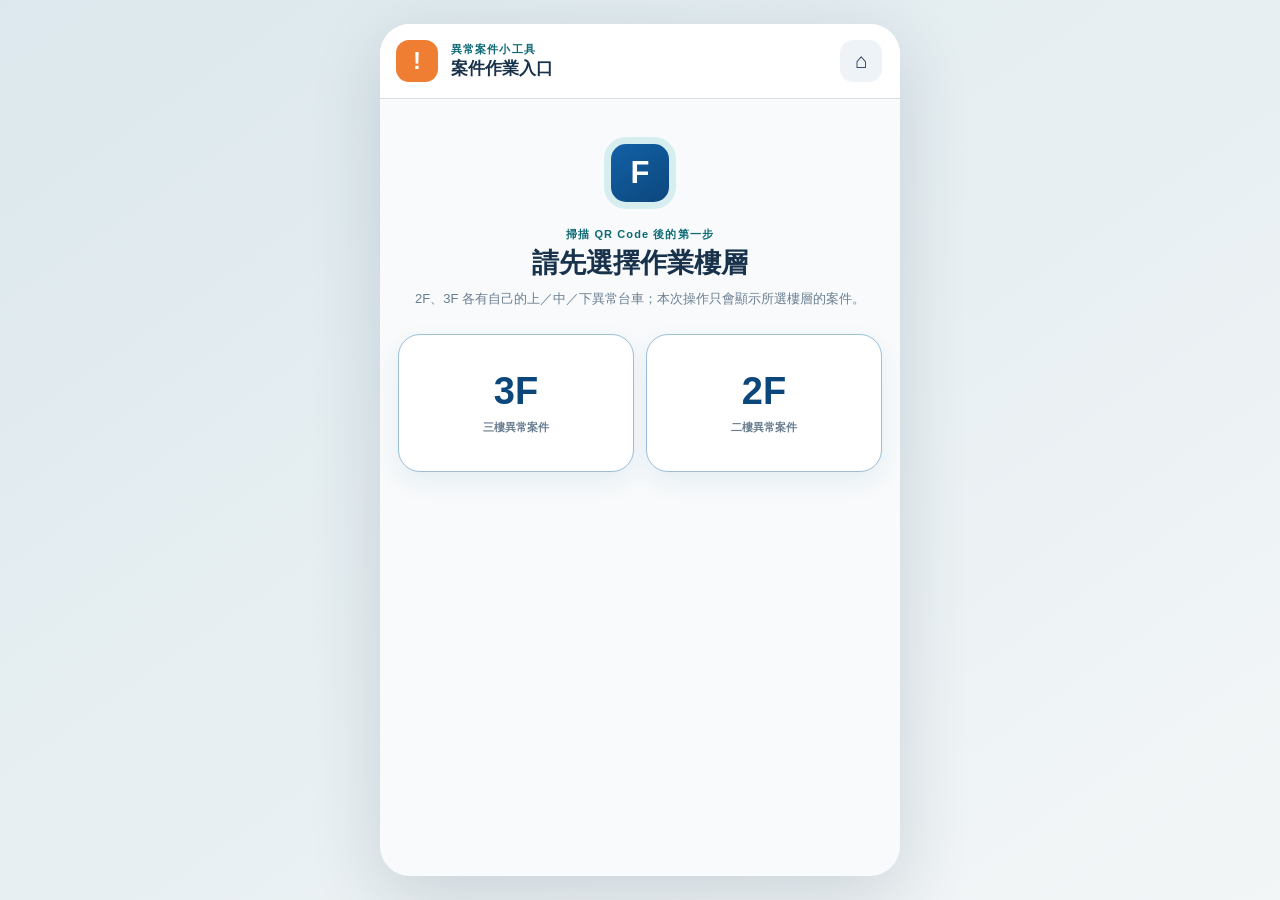
<file: index.html>
<!doctype html>
<html lang="zh-Hant">
<head>
  <meta charset="utf-8">
  <meta name="viewport" content="width=device-width, initial-scale=1, viewport-fit=cover">
  <meta name="theme-color" content="#1261a6">
  <title>異常案件小工具</title>
  <link rel="stylesheet" href="style.css?v=20260729-7">
</head>
<body>
  <main class="app-shell">
    <header class="topbar">
      <button id="backButton" class="icon-button is-hidden" type="button" aria-label="返回">←</button>
      <div id="brandMark" class="brand-mark" aria-hidden="true">!</div>
      <div class="topbar-copy">
        <small>異常案件小工具</small>
        <strong id="pageTitle">案件作業入口</strong>
      </div>
      <button id="homeButton" class="icon-button" type="button" aria-label="回首頁">⌂</button>
    </header>

    <section id="view-floor" class="view is-active floor-view">
      <div class="center">
        <div class="floor-mark">F</div>
        <p class="kicker">掃描 QR Code 後的第一步</p>
        <h1>請先選擇作業樓層</h1>
        <p class="lead">2F、3F 各有自己的上／中／下異常台車；本次操作只會顯示所選樓層的案件。</p>
      </div>
      <div class="floor-choice-grid">
        <button class="floor-choice" type="button" data-select-floor="3F">
          <strong>3F</strong>
          <small>三樓異常案件</small>
        </button>
        <button class="floor-choice" type="button" data-select-floor="2F">
          <strong>2F</strong>
          <small>二樓異常案件</small>
        </button>
      </div>
    </section>

    <section id="view-home" class="view">
      <div class="floor-context">
        <span>目前作業樓層</span>
        <strong id="homeFloorLabel">—</strong>
        <button id="changeFloor" type="button">切換樓層</button>
      </div>
      <p class="kicker">請選擇本次作業</p>
      <h1>你現在要做什麼？</h1>
      <p class="lead">請依本次工作選擇新增、處理或完成上架。</p>

      <button id="openCreate" class="action-card primary" type="button">
        <span class="action-icon">＋</span>
        <span><strong>新增異常案件</strong><small>在所選樓層選擇上／中／下並通報</small></span>
        <b>→</b>
      </button>
      <button id="openLogin" class="action-card" type="button">
        <span class="action-icon secondary">✓</span>
        <span><strong>處理／更新案件</strong><small>承接任務、記錄進度或完成結案</small></span>
        <b>→</b>
      </button>
      <button id="openShelvingLogin" class="action-card shelving" type="button">
        <span class="action-icon shelving-icon">↥</span>
        <span><strong>我要上架</strong><small>認領已完成丈量或系統修正的零件</small></span>
        <b>→</b>
      </button>
    </section>

    <section id="view-create" class="view">
      <p class="kicker">現場通報</p>
      <h1>新增異常案件</h1>
      <div class="selected-floor">作業樓層：<strong id="createFloorLabel">—</strong></div>

      <form id="createForm" novalidate>
        <label class="field layer-field">
          <span>異常所在層 <b>*</b></span>
          <small>請選擇異常零件實際所在的層別</small>
          <select id="createLayer" name="layer" required>
            <option value="">請選擇層別</option>
            <option value="上">上</option>
            <option value="中">中</option>
            <option value="下">下</option>
          </select>
        </label>

        <label class="field">
          <span>商品別</span>
          <small>選填；有標示商品別時再輸入</small>
          <input id="productType" name="productType" autocomplete="off" autocapitalize="characters" placeholder="例如：一般零件、鈑金">
        </label>

        <label class="field">
          <span>零件件號 <b>*</b></span>
          <small>掃描零件條碼，或直接輸入件號</small>
          <input id="partNo" name="partNo" required autocomplete="off" autocapitalize="characters" placeholder="例如：12345-ABCDE">
        </label>

        <div class="field">
          <span>異常零件數量 <b>*</b></span>
          <small>目前實際放置於異常區的數量</small>
          <div class="quantity-control">
            <button id="qtyMinus" type="button">−</button>
            <input id="qty" name="qty" type="number" inputmode="numeric" min="1" value="1" required>
            <button id="qtyPlus" type="button">＋</button>
          </div>
        </div>

        <label class="field">
          <span>現場異常情況 <b>*</b></span>
          <small>只選擇現場直接觀察到的情況</small>
          <select id="situation" name="situation" required>
            <option value="">請選擇現場情況</option>
            <option>上架完仍有剩餘</option>
            <option>儲位遺留</option>
            <option>地上撿到</option>
            <option>指定儲位放不下</option>
            <option>系統顯示無庫位</option>
          </select>
        </label>

        <label id="originalCartField" class="field conditional is-hidden">
          <span>原上架台車號 <b>*</b></span>
          <small>零件原本隨哪一台車進行上架</small>
          <input id="originalCart" name="originalCart" autocomplete="off" autocapitalize="characters" placeholder="掃描或輸入原上架台車號">
        </label>

        <label class="field">
          <span>補充說明</span>
          <small>選填；記錄貼紙、外觀或其他現場資訊</small>
          <textarea id="note" name="note" rows="3" placeholder="輸入補充說明…"></textarea>
        </label>

        <div id="createError" class="message error is-hidden"></div>
        <div class="button-row">
          <button class="button ghost" data-go-home type="button">取消</button>
          <button id="createSubmit" class="button primary" type="submit">建立案件</button>
        </div>
      </form>
    </section>

    <section id="view-success" class="view center">
      <div class="success-mark">✓</div>
      <p class="kicker">新增成功</p>
      <h1>異常案件已建立</h1>
      <p class="lead">案件已成功建立，處理人員可立即承接。</p>
      <div class="ticket">
        <small>案件編號</small>
        <strong id="successCaseNo"></strong>
        <span id="successLocation"></span>
        <span>最終處理方式：尚未選擇</span>
      </div>
      <button class="button primary wide" data-go-home type="button">回到作業入口</button>
      <button id="createAnother" class="text-button" type="button">繼續新增下一件</button>
    </section>

    <section id="view-login" class="view">
      <div class="center">
        <div class="id-mark">ID</div>
        <p class="kicker">處理人員身分確認</p>
        <h1>先輸入工號</h1>
        <p class="lead">目前樓層：<strong id="loginFloorLabel">—</strong>。系統會從 EMPLOYEE 分頁帶出姓名與單位。</p>
      </div>
      <form id="loginForm" novalidate>
        <label class="field">
          <span>工號 <b>*</b></span>
          <small>請輸入或掃描識別證</small>
          <input id="employeeId" name="employeeId" required autocomplete="off" autocapitalize="characters">
        </label>
        <label class="field">
          <span>查看層別 <b>*</b></span>
          <small>選擇「不分」可一次查看上、中、下全部案件</small>
          <select id="workLayer" name="layer" required>
            <option value="">請選擇查看範圍</option>
            <option value="上">上</option>
            <option value="中">中</option>
            <option value="下">下</option>
            <option value="不分">不分</option>
          </select>
        </label>
        <div id="loginError" class="message error is-hidden"></div>
        <button id="loginSubmit" class="button primary wide" type="submit">進入案件清單</button>
      </form>
    </section>

    <section id="view-list" class="view">
      <div class="person-strip">
        <span id="employeeAvatar">人</span>
        <div><small>目前處理人員</small><strong id="employeeName"></strong><p id="employeeMeta"></p></div>
        <button id="switchEmployee" type="button">切換</button>
      </div>
      <div class="filter-strip">
        <span>目前查看</span>
        <strong id="activeLayerLabel">—</strong>
        <button id="switchLayer" type="button">更改層別</button>
      </div>

      <div class="section-heading">
        <div><p class="kicker">我的任務</p><h1>我的處理中案件</h1></div>
        <b id="myCaseCount">0</b>
      </div>
      <div id="myCases" class="case-list"></div>

      <div class="divider"></div>
      <div class="section-heading"><div><p class="kicker">待承接</p><h1>查找案件</h1></div></div>
      <p class="lead small">依所選層別顯示，也可輸入零件件號或案件編號。</p>
      <input id="caseSearch" class="search-input" autocomplete="off" autocapitalize="characters" placeholder="搜尋零件件號或案件編號">
      <button id="searchButton" class="button primary wide" type="button">查找案件</button>
      <div id="availableCases" class="case-list"></div>
    </section>

    <section id="view-shelving-login" class="view">
      <div class="center">
        <div class="id-mark shelving-mark">↥</div>
        <p class="kicker">上架人員身分確認</p>
        <h1>我要上架</h1>
        <p class="lead">目前樓層：<strong id="shelvingFloorLabel">—</strong>。輸入工號後，系統只顯示此樓層上、中、下尚待完成上架的零件。</p>
      </div>
      <form id="shelvingLoginForm" novalidate>
        <label class="field">
          <span>工號 <b>*</b></span>
          <small>請輸入或掃描識別證</small>
          <input id="shelvingEmployeeId" name="employeeId" required autocomplete="off" autocapitalize="characters">
        </label>
        <div id="shelvingLoginError" class="message error is-hidden"></div>
        <button id="shelvingLoginSubmit" class="button shelving wide" type="submit">查看待上架清單</button>
      </form>
    </section>

    <section id="view-shelving-list" class="view">
      <div class="person-strip shelving-person">
        <span id="shelvingEmployeeAvatar">人</span>
        <div><small>目前上架人員</small><strong id="shelvingEmployeeName"></strong><p id="shelvingEmployeeMeta"></p></div>
        <button id="switchShelvingEmployee" type="button">切換</button>
      </div>
      <div class="filter-strip shelving-floor-filter">
        <span>目前樓層</span>
        <strong id="activeShelvingFloorLabel">—</strong>
      </div>

      <div class="section-heading">
        <div><p class="kicker">本樓層上／中／下・全部列出</p><h1>待上架清單</h1></div>
        <b id="shelvingCount">0</b>
      </div>
      <p class="lead small">僅顯示最終處理方式為「重新丈量」或「請資訊部修正異常系統資料」，且尚未完成上架的案件。</p>
      <div id="shelvingMessage" class="message is-hidden"></div>
      <div id="shelvingCases" class="case-list shelving-list"></div>
      <button id="refreshShelving" class="button ghost wide refresh-button" type="button">重新整理</button>
    </section>

    <section id="view-detail" class="view">
      <div class="detail-heading">
        <div><p class="kicker">案件編號</p><h1 id="detailCaseNo"></h1></div>
        <span id="detailStage" class="status-chip"></span>
      </div>
      <div id="detailMessage" class="message is-hidden"></div>
      <div id="caseDetail"></div>
      <button id="claimButton" class="button orange wide is-hidden" type="button">由我承接此案件</button>

      <form id="updateForm" class="panel is-hidden" novalidate>
        <h2>更新案件進度</h2>
        <label class="field">
          <span>目前階段</span>
          <select id="updateStage" name="stage">
            <option>處理中</option>
            <option>待確認</option>
            <option>已結案</option>
          </select>
        </label>
        <label class="field">
          <span>最終處理方式</span>
          <small>結案前必須選擇實際採取的處理方式</small>
          <select id="finalResolution" name="finalResolution">
            <option value="">請選擇最終處理方式</option>
            <option>零件放入儲位</option>
            <option>重新丈量</option>
            <option>確認溢品</option>
            <option>請資訊部修正異常系統資料</option>
          </select>
        </label>
        <label id="overflowLocationField" class="field conditional is-hidden">
          <span>溢品放置區 <b>*</b></span>
          <small>選擇「確認溢品」時，請記錄零件實際放置的位置</small>
          <input id="overflowLocation" name="overflowLocation" autocomplete="off" autocapitalize="characters" placeholder="例如：溢品區 B-03">
        </label>
        <label class="field">
          <span>本次處理紀錄</span>
          <textarea id="updateNote" name="note" rows="3" placeholder="例如：已核對 WES 與實物數量…"></textarea>
        </label>
        <button id="updateSubmit" class="button primary wide" type="submit">儲存本次更新</button>
      </form>
    </section>
  </main>

  <script src="app.js?v=20260729-7"></script>
</body>
</html>
</file>
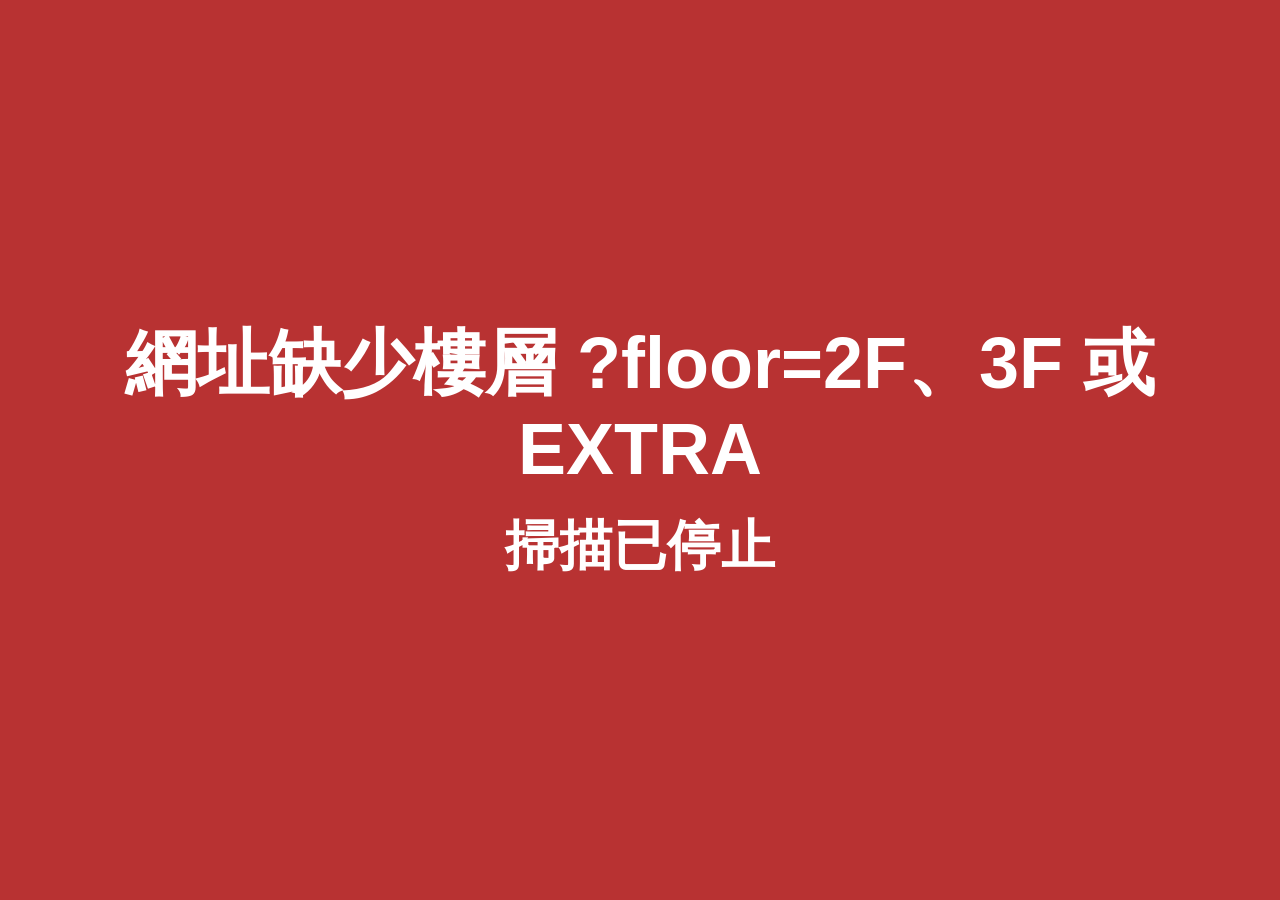
<file: scan.html>
<!doctype html>
<html lang="zh-Hant">
<head>
  <meta charset="utf-8">
  <meta name="viewport" content="width=device-width, initial-scale=1">
  <title>異常案件掃描登錄</title>
  <link rel="stylesheet" href="scan.css?v=20261018a">
</head>
<body data-mode="IN" data-state="BOOT">
  <!-- 視覺隱藏的焦點接收元件：readonly 避免注音輸入法介入 -->
  <input id="sink" readonly inputmode="none" autocomplete="off" aria-hidden="true" tabindex="-1">

  <main id="app">
    <header id="topbar">
      <div id="floor">--</div>
      <div id="modeBadge">移入</div>
      <div id="topRight">
        <div id="pending">待送出 0 筆</div>
        <div id="dictStatus" class="dict-load">品名字典載入中…</div>
        <div id="hintStatus" class="hidden"></div>
      </div>
      <div id="sending" class="hidden"><i></i>送出中…</div>
    </header>

    <nav id="steps">
      <span data-step="part">① 件號</span><b>▸</b>
      <span data-step="qty">② 數量</span><b data-out>▸</b>
      <span data-step="emp" data-out>③ 工號</span>
    </nav>

    <section id="outHint" class="hidden"></section>

    <section id="main">
      <div id="hint">請掃 件號</div>
      <div class="row" id="partRow">
        <div class="lab">件號</div>
        <div class="val mono" id="partVal"></div>
        <div id="partNameBox">
          <span class="lab">品名</span>
          <span id="partName"></span>
        </div>
      </div>
      <div class="sub" id="partOrig"></div>
      <div id="qeWrap">
        <div class="row" id="qtyRow">
          <div class="lab">數量</div>
          <div class="val mono qty" id="qtyVal"></div>
        </div>
        <div class="row" id="empRow">
          <div class="lab">工號</div>
          <div class="val mono emp" id="empVal"></div>
        </div>
      </div>
      <div id="errBar" class="idle">&nbsp;</div>
    </section>

    <section id="banners">
      <div id="bannerNet" class="banner hidden"></div>
      <div id="bannerRej" class="banner hidden"></div>
    </section>

    <section id="recentBox">
      <table id="recent">
        <thead><tr><th>時間</th><th>類別</th><th>件號</th><th>品名</th><th>數量</th><th>狀態</th></tr></thead>
        <tbody></tbody>
      </table>
    </section>
  </main>

  <div id="flash" class="hidden"></div>
  <div id="dbg" class="hidden"></div>

  <!-- 覆蓋層 -->
  <div id="ovOk" class="ov ov-ok hidden"><div class="check">&#10003;</div><div class="t1">儲存成功</div><div class="t2" id="ovOkText"></div></div>
  <div id="ovRej" class="ov ov-rej hidden"><div class="check">&#10005;</div><div class="t1">被系統拒絕</div><div class="t2" id="ovRejText"></div></div>
  <div id="ovFocus" class="ov ov-focus hidden"><div class="t1">請點一下畫面</div><div class="t2">掃描已暫停，否則會打到別的程式</div></div>
  <div id="ovBoot" class="ov ov-boot"><div class="t1">點一下開始</div><div class="t2">建議先按 F11 全螢幕</div></div>
  <div id="ovFatal" class="ov ov-fatal hidden"><div class="t1" id="fatalText"></div><div class="t2">掃描已停止</div></div>

  <!-- 本頁不載入任何外部資源（品名字典 parts_dict.enc 與移出問題提示 outhint.enc 都是同網域的加密檔，金鑰在網址 # 後面；失敗不影響掃描） -->
  <script src="scan_mock.js?v=20261018b"></script>
  <script src="scan.js?v=20261027a"></script>
</body>
</html>
</file>
<file: style.css>
:root {
  --ink: #18324b;
  --muted: #6a7e91;
  --line: #d7e0e8;
  --soft: #edf3f6;
  --blue: #1261a6;
  --blue-dark: #0c477c;
  --cyan: #dff3f7;
  --orange: #ef7d32;
  --green: #1b8068;
  --green-dark: #12604f;
  --danger: #b83232;
  font-family: "Noto Sans TC", "Microsoft JhengHei", Arial, sans-serif;
}

* { box-sizing: border-box; }
body {
  margin: 0;
  color: var(--ink);
  background: linear-gradient(145deg, #dce8ed, #f3f6f7);
}
button, input, select, textarea { font: inherit; }
button { color: inherit; cursor: pointer; }
.is-hidden { display: none !important; }
.app-shell {
  width: min(100%, 520px);
  min-height: 100dvh;
  margin: 0 auto;
  background: #f8fafb;
  box-shadow: 0 20px 70px rgba(24, 50, 75, .16);
}
.topbar {
  display: grid;
  grid-template-columns: 44px 1fr 44px;
  gap: 11px;
  align-items: center;
  padding: 16px;
  border-bottom: 1px solid var(--line);
  background: #fff;
}
.brand-mark, .icon-button {
  display: grid;
  width: 42px;
  height: 42px;
  place-items: center;
  border: 0;
  border-radius: 13px;
  font-weight: 900;
}
.brand-mark { color: #fff; background: var(--orange); font-size: 24px; }
.icon-button { background: var(--soft); font-size: 21px; }
.topbar-copy { display: flex; min-width: 0; flex-direction: column; }
.topbar-copy small { color: #0d6974; font-size: 11px; font-weight: 900; letter-spacing: .1em; }
.topbar-copy strong { overflow: hidden; font-size: 17px; text-overflow: ellipsis; white-space: nowrap; }
.view { display: none; padding: 25px 18px 32px; }
.view.is-active { display: block; }
h1 { margin: 0; font-size: 27px; line-height: 1.25; }
h2 { margin: 0 0 12px; font-size: 16px; }
.kicker { margin: 0 0 5px; color: #0d6974; font-size: 11px; font-weight: 900; letter-spacing: .1em; }
.lead { margin: 8px 0 19px; color: var(--muted); font-size: 13px; line-height: 1.6; }
.lead.small { font-size: 11px; }
.center { text-align: center; }
.floor-view { padding-top: 38px; }
.floor-mark {
  display: grid;
  width: 72px;
  height: 72px;
  margin: 0 auto 18px;
  place-items: center;
  color: #fff;
  border: 7px solid #d7eef0;
  border-radius: 22px;
  background: linear-gradient(145deg, var(--blue), var(--blue-dark));
  font-size: 31px;
  font-weight: 900;
}
.floor-choice-grid { display: grid; grid-template-columns: 1fr 1fr; gap: 12px; margin-top: 24px; }
.floor-choice {
  min-height: 138px;
  padding: 18px 10px;
  border: 1px solid #9cbfd7;
  border-radius: 22px;
  background: #fff;
  box-shadow: 0 10px 25px rgba(18, 97, 166, .08);
}
.floor-choice strong { display: block; color: var(--blue-dark); font-size: 38px; }
.floor-choice small { display: block; margin-top: 7px; color: var(--muted); font-size: 11px; font-weight: 800; }
.floor-context {
  display: grid;
  grid-template-columns: 1fr auto auto;
  gap: 9px;
  align-items: center;
  margin-bottom: 23px;
  padding: 12px 13px;
  border: 1px solid #b9dfe5;
  border-radius: 15px;
  background: #eef8fa;
}
.floor-context span { color: var(--muted); font-size: 11px; }
.floor-context strong { color: var(--blue-dark); font-size: 21px; }
.floor-context button {
  padding: 7px 9px;
  color: var(--blue);
  border: 1px solid #b8ccda;
  border-radius: 9px;
  background: #fff;
  font-size: 10px;
  font-weight: 900;
}
.selected-floor {
  margin-top: 12px;
  padding: 10px 12px;
  color: var(--muted);
  border-radius: 12px;
  background: #eaf3f8;
  font-size: 12px;
}
.selected-floor strong { color: var(--blue-dark); font-size: 18px; }
.action-card {
  display: grid;
  width: 100%;
  grid-template-columns: 52px 1fr 20px;
  gap: 12px;
  align-items: center;
  margin-top: 12px;
  padding: 16px 14px;
  text-align: left;
  border: 1px solid var(--line);
  border-radius: 20px;
  background: #fff;
}
.action-card.primary { color: #fff; border-color: var(--blue); background: linear-gradient(145deg, var(--blue), var(--blue-dark)); }
.action-card.shelving { border-color: #acd4c8; background: #f2fbf8; }
.action-card > span:nth-child(2) { display: flex; flex-direction: column; gap: 4px; }
.action-card small { opacity: .78; font-size: 11px; line-height: 1.45; }
.action-icon { display: grid; width: 50px; height: 50px; place-items: center; border-radius: 15px; background: #fff3; font-size: 26px; }
.action-icon.secondary { color: var(--blue); background: #e7f0f7; }
.action-icon.shelving-icon { color: var(--green); background: #dff3ed; font-weight: 900; }
.layer-field { margin-top: 20px; padding: 14px; border: 1px solid #b9dfe5; border-radius: 17px; background: #f1fafb; }
.field { display: block; margin-top: 20px; }
.field > span { display: block; font-size: 14px; font-weight: 900; }
.field > span b { color: var(--danger); }
.field > small { display: block; margin: 4px 0 7px; color: var(--muted); font-size: 10px; line-height: 1.5; }
input, select, textarea {
  width: 100%;
  color: var(--ink);
  border: 1.5px solid #aebdca;
  border-radius: 13px;
  outline: none;
  background: #fff;
  font-size: 16px;
  font-weight: 700;
}
input, select { height: 52px; padding: 0 13px; }
textarea { min-height: 90px; padding: 12px 13px; resize: vertical; }
input:focus, select:focus, textarea:focus { border-color: var(--blue); box-shadow: 0 0 0 4px #1261a619; }
.quantity-control { display: grid; grid-template-columns: 54px 1fr 54px; gap: 8px; margin-top: 7px; }
.quantity-control button { border: 1px solid #afbeca; border-radius: 13px; background: #fff; font-size: 25px; }
.quantity-control input { text-align: center; }
.conditional { padding: 13px; border: 1px solid #b9dfe5; border-radius: 17px; background: #f1fafb; }
.button-row { display: grid; grid-template-columns: .75fr 1.25fr; gap: 9px; margin-top: 24px; }
.button { min-height: 54px; border-radius: 14px; font-weight: 900; }
.button.primary { color: #fff; border: 0; background: linear-gradient(145deg, var(--blue), var(--blue-dark)); }
.button.ghost { border: 1px solid var(--line); background: #fff; }
.button.orange { color: #fff; border: 0; background: linear-gradient(145deg, var(--orange), #d45c17); }
.button.shelving { color: #fff; border: 0; background: linear-gradient(145deg, var(--green), var(--green-dark)); }
.wide { width: 100%; }
.text-button { margin-top: 10px; padding: 12px; color: var(--blue); border: 0; background: transparent; font-weight: 900; }
.message { margin: 14px 0; padding: 12px 13px; border: 1px solid #b8dfcf; border-radius: 12px; color: #1d6f54; background: #eaf8f1; font-size: 12px; font-weight: 800; }
.message.error { color: #9f2929; border-color: #edbaba; background: #fff0f0; }
.success-mark { display: grid; width: 76px; height: 76px; margin: 15px auto 17px; place-items: center; color: #fff; border: 8px solid #d7eef0; border-radius: 50%; background: #1f8a73; font-size: 35px; font-weight: 900; }
.ticket { margin: 23px 0 20px; padding: 19px 15px; text-align: left; border: 1px solid var(--line); border-radius: 18px; background: #fff; }
.ticket small, .ticket strong { display: block; }
.ticket strong { margin: 5px 0 13px; color: var(--blue); font-size: 27px; }
.ticket span { display: inline-block; margin: 3px; padding: 6px 8px; border-radius: 999px; background: var(--soft); color: var(--muted); font-size: 10px; font-weight: 900; }
.id-mark { display: grid; width: 70px; height: 56px; margin: 4px auto 17px; place-items: center; color: #fff; border: 6px solid #d7eef0; border-radius: 17px; background: var(--blue); font-weight: 900; }
.id-mark.shelving-mark { border-color: #d9eee8; background: var(--green); font-size: 25px; }
.person-strip { display: grid; grid-template-columns: 46px 1fr auto; gap: 11px; align-items: center; padding: 13px; border: 1px solid var(--line); border-radius: 16px; background: #fff; }
.person-strip > span { display: grid; width: 44px; height: 44px; place-items: center; color: #fff; border-radius: 14px; background: var(--blue); font-weight: 900; }
.person-strip.shelving-person > span { background: var(--green); }
.person-strip small, .person-strip strong { display: block; }
.person-strip small { color: var(--muted); font-size: 9px; }
.person-strip p { margin: 2px 0 0; color: var(--muted); font-size: 10px; }
.person-strip button { padding: 7px 9px; color: var(--blue); border: 1px solid #b8ccda; border-radius: 9px; background: #fff; font-size: 10px; font-weight: 900; }
.filter-strip { display: flex; align-items: center; gap: 8px; margin-top: 10px; padding: 10px 12px; border-radius: 13px; background: #eaf3f8; font-size: 11px; }
.filter-strip span { color: var(--muted); }
.filter-strip strong { flex: 1; color: var(--blue-dark); }
.filter-strip button { padding: 6px 9px; color: var(--blue); border: 1px solid #b8ccda; border-radius: 9px; background: #fff; font-size: 10px; font-weight: 900; }
.section-heading, .detail-heading { display: flex; align-items: flex-end; justify-content: space-between; gap: 10px; margin-top: 25px; }
.section-heading h1 { font-size: 24px; }
.section-heading > b { display: grid; min-width: 31px; height: 31px; place-items: center; color: #fff; border-radius: 50%; background: var(--blue); font-size: 12px; }
.divider { margin-top: 25px; border-top: 1px solid var(--line); }
.search-input { margin-bottom: 9px; }
.case-list { display: grid; gap: 10px; margin-top: 12px; }
.case-card { width: 100%; padding: 14px; text-align: left; border: 1px solid var(--line); border-radius: 17px; background: #fff; }
.case-card.mine { border-left: 5px solid var(--blue); }
.case-top { display: flex; align-items: center; justify-content: space-between; gap: 8px; }
.case-top strong { color: var(--muted); font-size: 10px; }
.case-part { margin-top: 7px; font-size: 19px; font-weight: 900; }
.case-part small { color: var(--orange); font-size: 12px; }
.case-card p { margin: 6px 0 0; color: var(--muted); font-size: 11px; line-height: 1.5; }
.shelving-card {
  display: grid;
  gap: 13px;
  padding: 15px;
  border: 1px solid #b8d9d0;
  border-radius: 17px;
  background: #fff;
}
.task-primary-grid { display: grid; grid-template-columns: .85fr 1.45fr; gap: 9px; }
.task-info { min-width: 0; padding: 10px 11px; border-radius: 12px; background: #f2f8f6; }
.task-info small { display: block; margin-bottom: 4px; color: var(--muted); font-size: 10px; font-weight: 900; }
.task-info strong { display: block; overflow-wrap: anywhere; color: var(--ink); font-size: 17px; line-height: 1.25; }
.task-info.part-number strong { color: var(--blue-dark); font-size: 20px; }
.shelving-card-meta { display: grid; gap: 4px; }
.shelving-card p { margin: 3px 0; color: var(--muted); font-size: 11px; line-height: 1.5; }
.shelving-card p strong { color: var(--ink); }
.shelving-card .case-top { margin-bottom: 2px; }
.shelving-card .button { width: 100%; min-height: 52px; padding: 9px; font-size: 13px; }
.shelving-card .button:disabled { cursor: wait; opacity: .62; }
.important-detail { border-color: #abc9df; background: linear-gradient(145deg, #fff, #f0f7fb); }
.layer-chip { display: inline-block; margin-right: 5px; padding: 5px 8px; color: var(--green-dark); border-radius: 999px; background: #dff3ed; font-size: 10px; font-weight: 900; }
.shelving-floor-filter { background: #eef8f5; }
.refresh-button { margin-top: 14px; }
.status-chip { display: inline-block; padding: 6px 9px; border-radius: 999px; color: #075ea2; background: #e2f0fb; font-size: 10px; font-weight: 900; }
.empty { padding: 18px 13px; text-align: center; color: var(--muted); border: 1px dashed #b7c6d1; border-radius: 15px; background: #f4f7f8; font-size: 11px; }
.detail-heading { margin-top: 0; margin-bottom: 14px; }
.detail-heading h1 { color: var(--blue); font-size: 25px; }
.panel { margin-top: 13px; padding: 15px; border: 1px solid #9ec4df; border-radius: 17px; background: #fff; }
.detail-card { margin-top: 12px; padding: 15px; border: 1px solid var(--line); border-radius: 17px; background: #fff; }
.detail-card h2 { margin-bottom: 10px; }
.detail-card dl { margin: 0; }
.detail-card dl > div { display: grid; grid-template-columns: 112px 1fr; gap: 8px; padding: 9px 0; border-top: 1px solid #edf1f4; }
.detail-card dl > div:first-child { border-top: 0; }
.detail-card dt { color: var(--muted); font-size: 10px; font-weight: 800; }
.detail-card dd { margin: 0; font-size: 11px; font-weight: 800; line-height: 1.5; }
.timeline { margin: 0; padding-left: 18px; }
.timeline li { margin: 8px 0; color: var(--muted); font-size: 11px; line-height: 1.5; }

@media (min-width: 560px) {
  body { padding: 24px 0; }
  .app-shell { min-height: calc(100vh - 48px); overflow: hidden; border-radius: 30px; }
}

@media (max-width: 380px) {
  .task-primary-grid { grid-template-columns: 1fr; }
}
</file>
<file: scan.css>
:root {
  --blue: #1261a6;
  --blue-dark: #0c477c;
  --orange: #c75a12;
  --bg-in: #eef5fb;
  --bg-out: #fff1e4;
  --green: #1b8068;
  --red: #b83232;
  --err-bg: #fde2e2;
  --amber: #8a5a00;
  --amber-bg: #fff3cd;
  --ink: #17222d;
  --muted: #5d6b78;
  --line: #c8d3dd;
  --card: #ffffff;
  --mono: Consolas, "Courier New", monospace;
}

* { box-sizing: border-box; }
html, body { margin: 0; height: 100%; overflow: hidden; }
body {
  font-family: "Noto Sans TC", "Microsoft JhengHei", sans-serif;
  color: var(--ink);
  background: var(--bg);
  --main: var(--blue);
  --bg: var(--bg-in);
  user-select: none;
  cursor: default;
}
body[data-mode="OUT"] { --main: var(--orange); --bg: var(--bg-out); }
.hidden { display: none !important; }
.mono { font-family: var(--mono); }

#sink { position: fixed; left: -9999px; top: 0; width: 1px; height: 1px; opacity: 0; }

#app {
  height: 100vh;
  display: grid;
  grid-template-rows: 14vh 6vh auto minmax(0, 1fr) auto auto;     /* 第 3 列＝移出問題提示（隱藏時高度 0） */
  background: var(--bg);
  border: 0.6vh solid var(--main);
}

#topbar { grid-row: 1; } #steps { grid-row: 2; } #outHint { grid-row: 3; } #main { grid-row: 4; } #banners { grid-row: 5; } #recentBox { grid-row: 6; }

/* 頂列 */
#topbar {
  display: flex; align-items: center; gap: 3vw;
  padding: 0 2vw;
  color: #fff; background: var(--main);
  position: relative;
}
#floor { font-size: 11vh; font-weight: 900; line-height: 1; letter-spacing: 0.02em; }
#modeBadge {
  font-size: 7vh; font-weight: 900; line-height: 1;
  padding: 1.2vh 2vw; border-radius: 1.5vh;
  background: #fff; color: var(--main);
}
#topRight { margin-left: auto; text-align: right; }
#pending { font-size: 5vh; font-weight: 900; line-height: 1.1; }
#dictStatus { font-size: 2.6vh; margin-top: 0.6vh; font-weight: 700; padding: 0.2vh 1vh; border-radius: 0.8vh; display: inline-block; }
#dictStatus.dict-load { background: rgba(255,255,255,.2); color: #fff; }
#dictStatus.dict-ok { background: #d6f2e6; color: #0c5a43; }
#dictStatus.dict-fail { background: var(--amber-bg); color: var(--amber); }
#hintStatus { font-size: 2.2vh; margin-top: 0.6vh; margin-right: 1vh; font-weight: 700; padding: 0.2vh 1vh; border-radius: 0.8vh; display: inline-block; background: var(--amber-bg); color: var(--amber); }
#hintStatus.hidden { display: none !important; }
#sending {
  position: absolute; right: 2vw; bottom: 0.4vh;
  font-size: 2.2vh; font-weight: 700; display: flex; align-items: center; gap: 0.8vh;
}
#sending i { width: 2vh; height: 2vh; border: 0.4vh solid #fff; border-top-color: transparent; border-radius: 50%; animation: spin 0.8s linear infinite; }
@keyframes spin { to { transform: rotate(360deg); } }

/* 步驟條 */
#steps {
  display: flex; align-items: center; gap: 1.5vw;
  padding: 0 2vw;
  font-size: 3.4vh; font-weight: 700; color: var(--muted);
  background: #fff; border-bottom: 0.3vh solid var(--line);
}
#steps span { padding: 0.6vh 1.6vw; border-radius: 1vh; }
#steps span.on { background: var(--main); color: #fff; }
#steps span.done { color: var(--ink); }
body[data-mode="IN"] [data-out] { display: none; }

/* 移出問題提示（OUTHINT_SPEC §4）：最多 3 條＋「另 N 項」，高度上限 26vh，超過截斷不捲動 */
#outHint { padding: 0.2vh 2vw 0.2vh; max-height: 26vh; overflow: hidden; background: #fff8ee; border-bottom: 0.3vh solid var(--line); }
.oh-head { font-size: 2.1vh; line-height: 1.1; font-weight: 700; color: var(--muted); }
.oh-head.stale { background: #f39a3d; color: #3b2300; padding: 0 1vh; border-radius: 0.6vh; display: inline-block; }
.oh-item { margin-top: 0.2vh; padding: 0 1vw; background: #fff; border-left: 1vh solid var(--red); border-radius: 0.6vh; }
.oh-item.ref { border-left-color: #aab6c1; color: var(--muted); }
.oh-main { display: flex; align-items: baseline; gap: 2vw; font-size: 3.6vh; line-height: 1.04; font-weight: 900; }
.oh-s { flex: 0 1 44%; color: var(--ink); white-space: nowrap; overflow: hidden; text-overflow: ellipsis; }
.oh-a { flex: 1 1 0; min-width: 0; color: var(--main); white-space: nowrap; overflow: hidden; text-overflow: ellipsis; }
.oh-item.ref .oh-s, .oh-item.ref .oh-a { color: var(--muted); font-weight: 700; }
.oh-g { font-size: 2.1vh; line-height: 1.05; color: var(--muted); font-weight: 400; }
.oh-more { margin-top: 0.2vh; font-size: 2.2vh; line-height: 1.1; color: var(--muted); font-weight: 700; }
.oh-ok { margin-top: 0.3vh; font-size: 3.4vh; line-height: 1.2; font-weight: 900; color: var(--green); }
/* 提示區塊顯示時讓位：最近紀錄只留 2 列，主區字級降一級 */
body[data-hint="1"] #recent tbody tr:nth-child(n+3) { display: none; }
body[data-hint="1"] #hint { font-size: 6.6vh; }
body[data-hint="1"] .val { font-size: 5.6vh; }
body[data-hint="1"] .val.qty { font-size: 7vh; }

/* 主區 */
#main { padding: 0.6vh 2vw 0; min-height: 0; overflow: hidden; }
#hint { font-size: 8.6vh; font-weight: 900; line-height: 1.15; color: var(--main); }
.row { display: flex; align-items: baseline; gap: 2vw; margin-top: 0.6vh; padding: 0.3vh 1.2vw; border: 0.5vh solid transparent; border-radius: 1.2vh; }
.row.active { border-color: var(--main); background: #fff; }
.lab { font-size: 3vh; font-weight: 700; color: var(--muted); min-width: 5.5vw; }
#qeWrap { display: flex; gap: 2vw; }
#qeWrap .row { flex: 1; }
.val { font-size: 7vh; font-weight: 700; line-height: 1.15; }
.val.qty { font-size: 9vh; font-weight: 900; }
.val.emp { font-size: 7vh; }
.val.empty { color: #aab6c1; }
.row.active .val.cur::after { content: "\258C"; color: var(--main); animation: blink 1s steps(2, start) infinite; }
@keyframes blink { 50% { opacity: 0; } }
#partNameBox { margin-left: auto; font-size: 4.5vh; font-weight: 700; display: flex; align-items: baseline; gap: 1.5vw; }
#partNameBox .lab { min-width: 0; }
#partName.miss { color: var(--muted); font-weight: 400; }
#partName.unloaded { color: var(--amber); background: var(--amber-bg); padding: 0 1vh; border-radius: 0.8vh; }
.sub { font-size: 2.6vh; color: var(--muted); padding-left: 9vw; font-family: var(--mono); }
.sub:empty { display: none; }

#errBar {
  margin-top: 0.6vh; font-size: 3.4vh; line-height: 1.2; font-weight: 900; color: #fff; background: var(--red);
  padding: 0.5vh 1.5vw; border-radius: 1vh;
}
#errBar.idle { visibility: hidden; }
#errBar.notice { background: var(--amber-bg); color: var(--amber); }

/* 警示條 */
#banners { display: flex; flex-direction: column; }
.banner { font-size: 3vh; line-height: 1.25; font-weight: 900; color: #fff; background: var(--red); padding: 0.4vh 2vw; border-top: 0.3vh solid #fff; }

/* 最近 5 筆 */
#recentBox { background: #fff; border-top: 0.3vh solid var(--line); padding: 0.4vh 1vw 0.6vh; }
#recent { width: 100%; border-collapse: collapse; font-size: max(18px, 2.6vh); table-layout: fixed; }
#recent th { text-align: left; color: var(--muted); font-weight: 700; padding: 0.2vh 0.6vw; border-bottom: 1px solid var(--line); }
#recent td { padding: 0.25vh 0.6vw; white-space: nowrap; overflow: hidden; text-overflow: ellipsis; border-bottom: 1px solid #edf1f4; }
#recent th:nth-child(1), #recent td:nth-child(1) { width: 8%; }
#recent th:nth-child(2), #recent td:nth-child(2) { width: 7%; }
#recent th:nth-child(3), #recent td:nth-child(3) { width: 17%; font-family: var(--mono); }
#recent th:nth-child(4), #recent td:nth-child(4) { width: 26%; }
#recent th:nth-child(5), #recent td:nth-child(5) { width: 7%; text-align: right; }
#recent th:nth-child(6), #recent td:nth-child(6) { width: 35%; }
#recent tr.k-OUT td:nth-child(2) { color: var(--orange); font-weight: 900; }
#recent tr.k-IN td:nth-child(2) { color: var(--blue); font-weight: 900; }
#recent .s-done { color: var(--green); font-weight: 700; }
#recent .s-pending { color: var(--muted); }
#recent .s-retry { color: var(--amber); font-weight: 700; }
#recent tr.s-rejected td { background: var(--err-bg); color: var(--red); font-weight: 700; }

/* 錯誤閃爍 */
#flash { position: fixed; inset: 0; z-index: 20; pointer-events: none; border: 1.4vh solid var(--red); }
body.flash-on { --bg: var(--err-bg); }

/* 覆蓋層 */
.ov { position: fixed; inset: 0; z-index: 30; display: flex; flex-direction: column; align-items: center; justify-content: center; color: #fff; text-align: center; padding: 3vw; }
.ov .t1 { font-size: 12vh; font-weight: 900; line-height: 1.2; }
.ov .t2 { font-size: 6vh; font-weight: 700; margin-top: 2vh; line-height: 1.3; max-width: 92vw; }
.ov .check { font-size: 35vh; line-height: 1; font-weight: 900; }
.ov-ok { background: var(--green); pointer-events: none; }
.ov-rej { background: var(--red); pointer-events: none; z-index: 31; }
.ov-rej .check { font-size: 22vh; }
.ov-focus { background: var(--red); z-index: 40; }
.ov-boot { background: var(--blue-dark); z-index: 50; cursor: pointer; }
.ov-fatal { background: var(--red); z-index: 60; }
.ov-fatal .t1 { font-size: 8vh; }

#dbg { position: fixed; right: 6px; bottom: 6px; z-index: 70; background: #000; color: #0f0; font: 14px/1.3 Consolas, monospace; padding: 4px 8px; border-radius: 4px; opacity: .85; }
</file>
